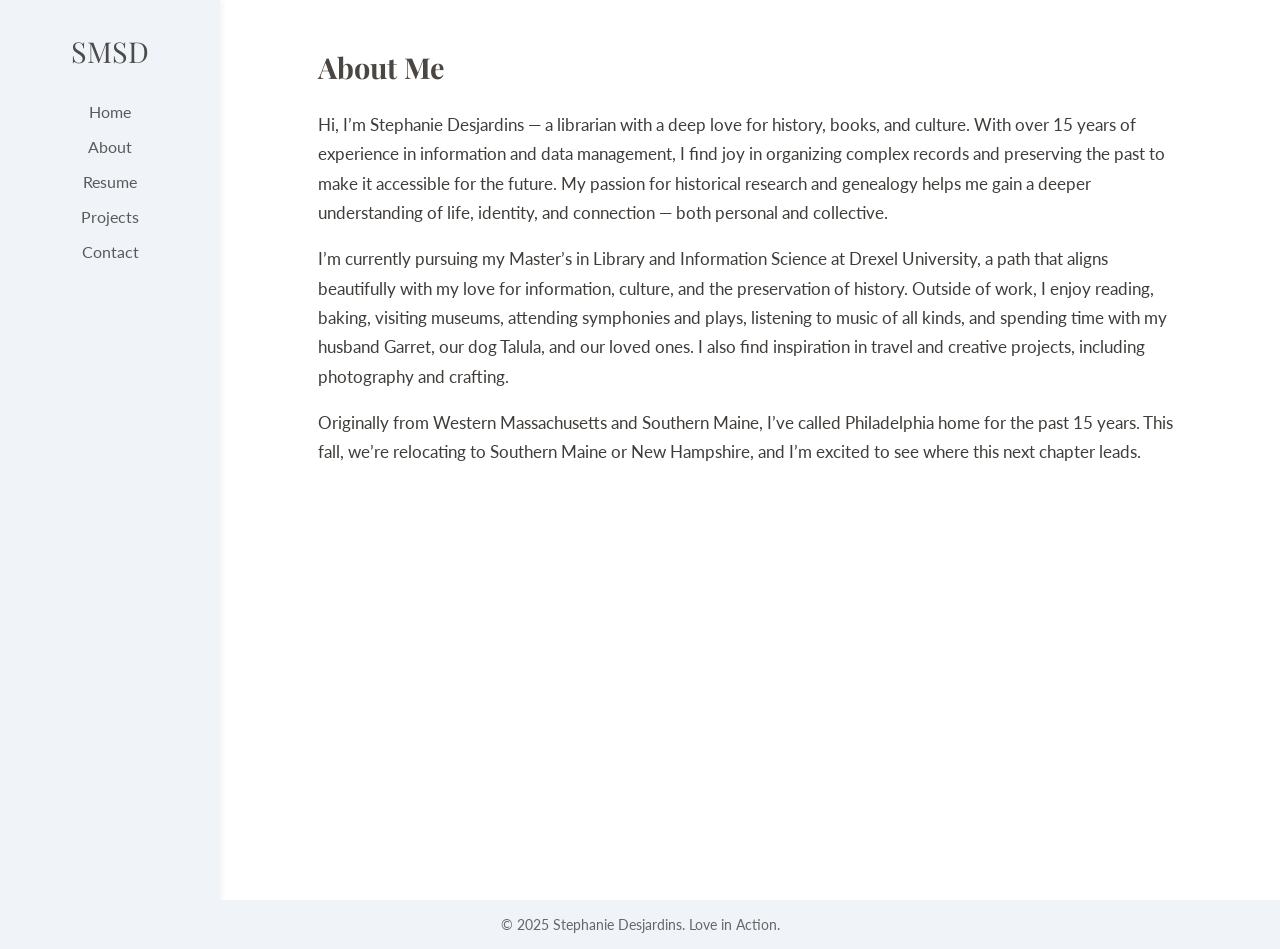
<file: about.html>
<!DOCTYPE html>
<html lang="en">
<head>
  <meta charset="UTF-8" />
  <meta name="viewport" content="width=device-width, initial-scale=1.0" />
  <title>About | SMSD</title>

  <!-- Google Fonts -->
  <link href="https://fonts.googleapis.com/css2?family=Lato:wght@300;400&family=Playfair+Display:wght@600&display=swap" rel="stylesheet">

  <!-- External CSS -->
  <link rel="stylesheet" href="styles.css">
</head>
<body>
  <!-- Main Content Wrapper -->
  <main class="content-wrapper">
    <!-- Sidebar Navigation -->
    <div class="sidebar">
      <div class="logo">SMSD</div>
      <nav>
        <a href="index.html">Home</a>
        <a href="about.html" class="active">About</a>
        <a href="resume.html">Resume</a>
        <a href="projects.html">Projects</a>
        <a href="contact.html">Contact</a>
      </nav>
    </div>

    <!-- Main Content -->
    <div class="container">
      <h2>About Me</h2>

      <p>Hi, I’m Stephanie Desjardins — a librarian with a deep love for history, books, and culture. With over 15 years of experience in information and data management, I find joy in organizing complex records and preserving the past to make it accessible for the future. My passion for historical research and genealogy helps me gain a deeper understanding of life, identity, and connection — both personal and collective.</p>

      <p>I’m currently pursuing my Master’s in Library and Information Science at Drexel University, a path that aligns beautifully with my love for information, culture, and the preservation of history. Outside of work, I enjoy reading, baking, visiting museums, attending symphonies and plays, listening to music of all kinds, and spending time with my husband Garret, our dog Talula, and our loved ones. I also find inspiration in travel and creative projects, including photography and crafting.</p>

      <p>Originally from Western Massachusetts and Southern Maine, I’ve called Philadelphia home for the past 15 years. This fall, we’re relocating to Southern Maine or New Hampshire, and I’m excited to see where this next chapter leads.</p>
    </div>
  </main>

  <!-- Footer -->
  <footer>
    © 2025 Stephanie Desjardins. Love in Action.
  </footer>
</body>
</html>
</file>
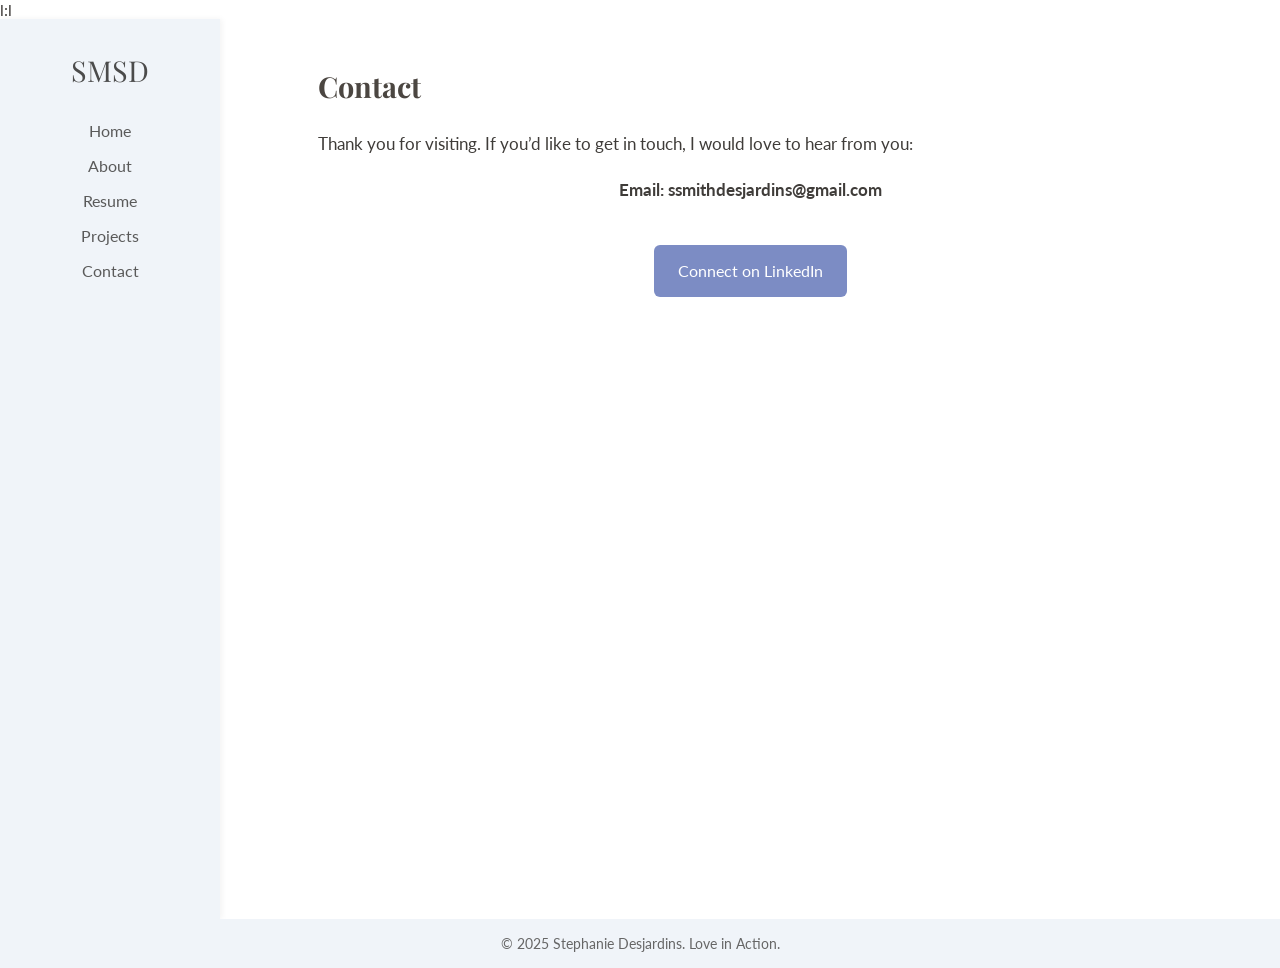
<file: contact.html>
l:l<!DOCTYPE html>
<html lang="en">
<head>
  <meta charset="UTF-8" />
  <meta name="viewport" content="width=device-width, initial-scale=1.0" />
  <title>Contact | SMSD</title>

  <!-- Google Fonts -->
  <link href="https://fonts.googleapis.com/css2?family=Lato:wght@300;400&family=Playfair+Display:wght@600&display=swap" rel="stylesheet">

  <!-- External CSS -->
  <link rel="stylesheet" href="styles.css">
</head>
<body>
  <!-- Content Wrapper -->
  <div class="content-wrapper">
    <!-- Sidebar Navigation -->
    <div class="sidebar">
      <div class="logo">SMSD</div>
      <nav>
        <a href="index.html">Home</a>
        <a href="about.html">About</a>
        <a href="resume.html">Resume</a>
        <a href="projects.html">Projects</a>
        <a href="contact.html" class="active">Contact</a>
      </nav>
    </div>

    <!-- Main Content -->
    <div class="container">
      <h2>Contact</h2>
      <p>Thank you for visiting. If you’d like to get in touch, I would love to hear from you:</p>
      <p style="text-align: center;"><strong>Email: ssmithdesjardins@gmail.com</strong></p>
      <p style="text-align: center;">
        <a href="https://www.linkedin.com/in/stephanie-smith-desjardins-61436921/" target="_blank" class="button" rel="noopener">Connect on LinkedIn</a>
      </p>
    </div>
  </div>

  <!-- Footer -->
  <footer>
    © 2025 Stephanie Desjardins. Love in Action.
  </footer>
</body>
</html>
</file>
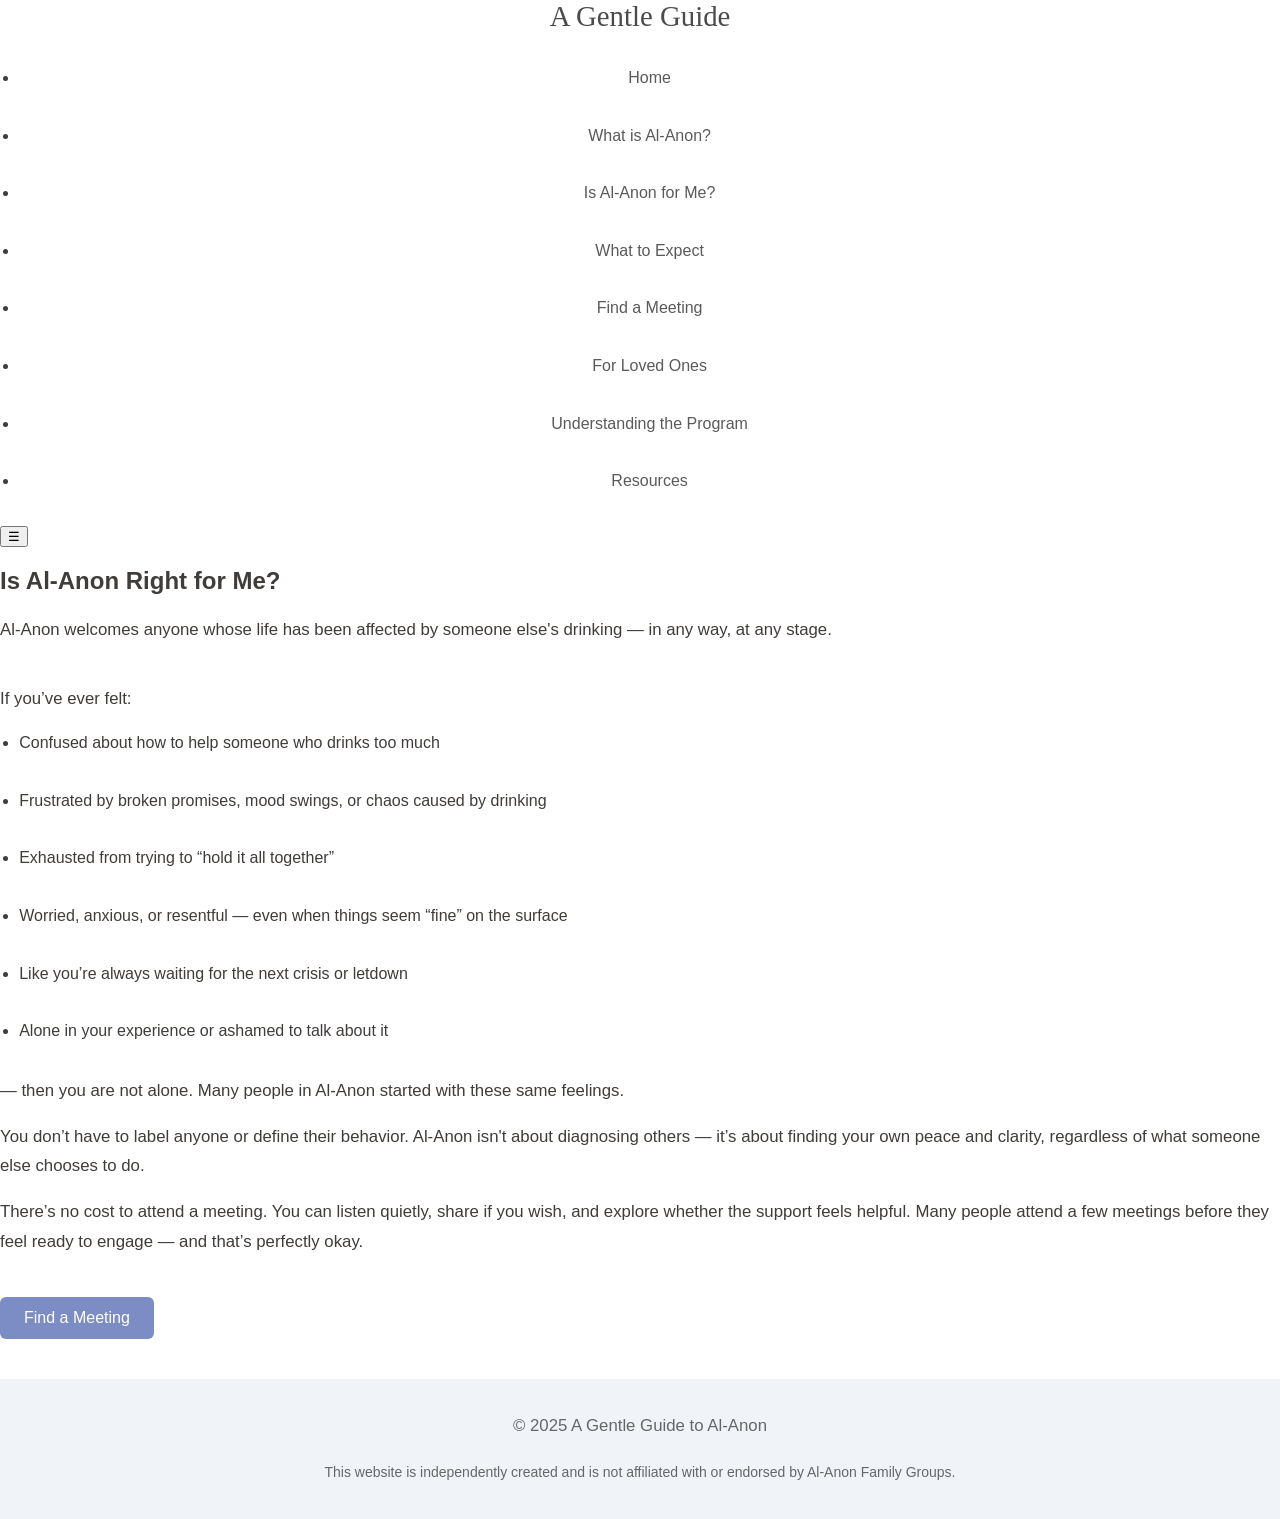
<file: is-alanon-for-me.html>
<!DOCTYPE html>
<html lang="en">
<head>
  <meta charset="UTF-8" />
  <meta name="viewport" content="width=device-width, initial-scale=1.0"/>
  <title>Is Al-Anon for Me? | A Gentle Guide</title>
  <link rel="stylesheet" href="styles.css" />
</head>
<body>
  <header>
    <nav class="navbar">
      <div class="logo">A Gentle Guide</div>
      <ul class="nav-links" id="navLinks">
        <li><a href="index.html">Home</a></li>
        <li><a href="what-is-alanon.html">What is Al-Anon?</a></li>
        <li><a href="is-alanon-for-me.html" class="active">Is Al-Anon for Me?</a></li>
        <li><a href="what-to-expect.html">What to Expect</a></li>
        <li><a href="finding-a-meeting.html">Find a Meeting</a></li>
        <li><a href="for-loved-ones.html">For Loved Ones</a></li>
        <li><a href="understanding-the-program.html">Understanding the Program</a></li>
        <li><a href="resources.html">Resources</a></li>
      </ul>
      <button class="menu-toggle" onclick="toggleMenu()">☰</button>
    </nav>
  </header>

  <main>
    <section class="hero">
      <h1>Is Al-Anon Right for Me?</h1>
      <p>Al-Anon welcomes anyone whose life has been affected by someone else's drinking — in any way, at any stage.</p>
    </section>

    <section class="content">
      <div class="text-block">
        <p>If you’ve ever felt:</p>
        <ul>
          <li>Confused about how to help someone who drinks too much</li>
          <li>Frustrated by broken promises, mood swings, or chaos caused by drinking</li>
          <li>Exhausted from trying to “hold it all together”</li>
          <li>Worried, anxious, or resentful — even when things seem “fine” on the surface</li>
          <li>Like you’re always waiting for the next crisis or letdown</li>
          <li>Alone in your experience or ashamed to talk about it</li>
        </ul>

        <p>— then you are not alone. Many people in Al-Anon started with these same feelings.</p>

        <p>You don’t have to label anyone or define their behavior. Al-Anon isn't about diagnosing others — it’s about finding your own peace and clarity, regardless of what someone else chooses to do.</p>

        <p>There’s no cost to attend a meeting. You can listen quietly, share if you wish, and explore whether the support feels helpful. Many people attend a few meetings before they feel ready to engage — and that’s perfectly okay.</p>

        <a href="finding-a-meeting.html" class="button">Find a Meeting</a>
      </div>
    </section>
  </main>

  <footer>
    <p>&copy; 2025 A Gentle Guide to Al-Anon</p>
    <p><small>This website is independently created and is not affiliated with or endorsed by Al-Anon Family Groups.</small></p>
  </footer>

  <script src="script.js"></script>
</body>
</html>
</file>
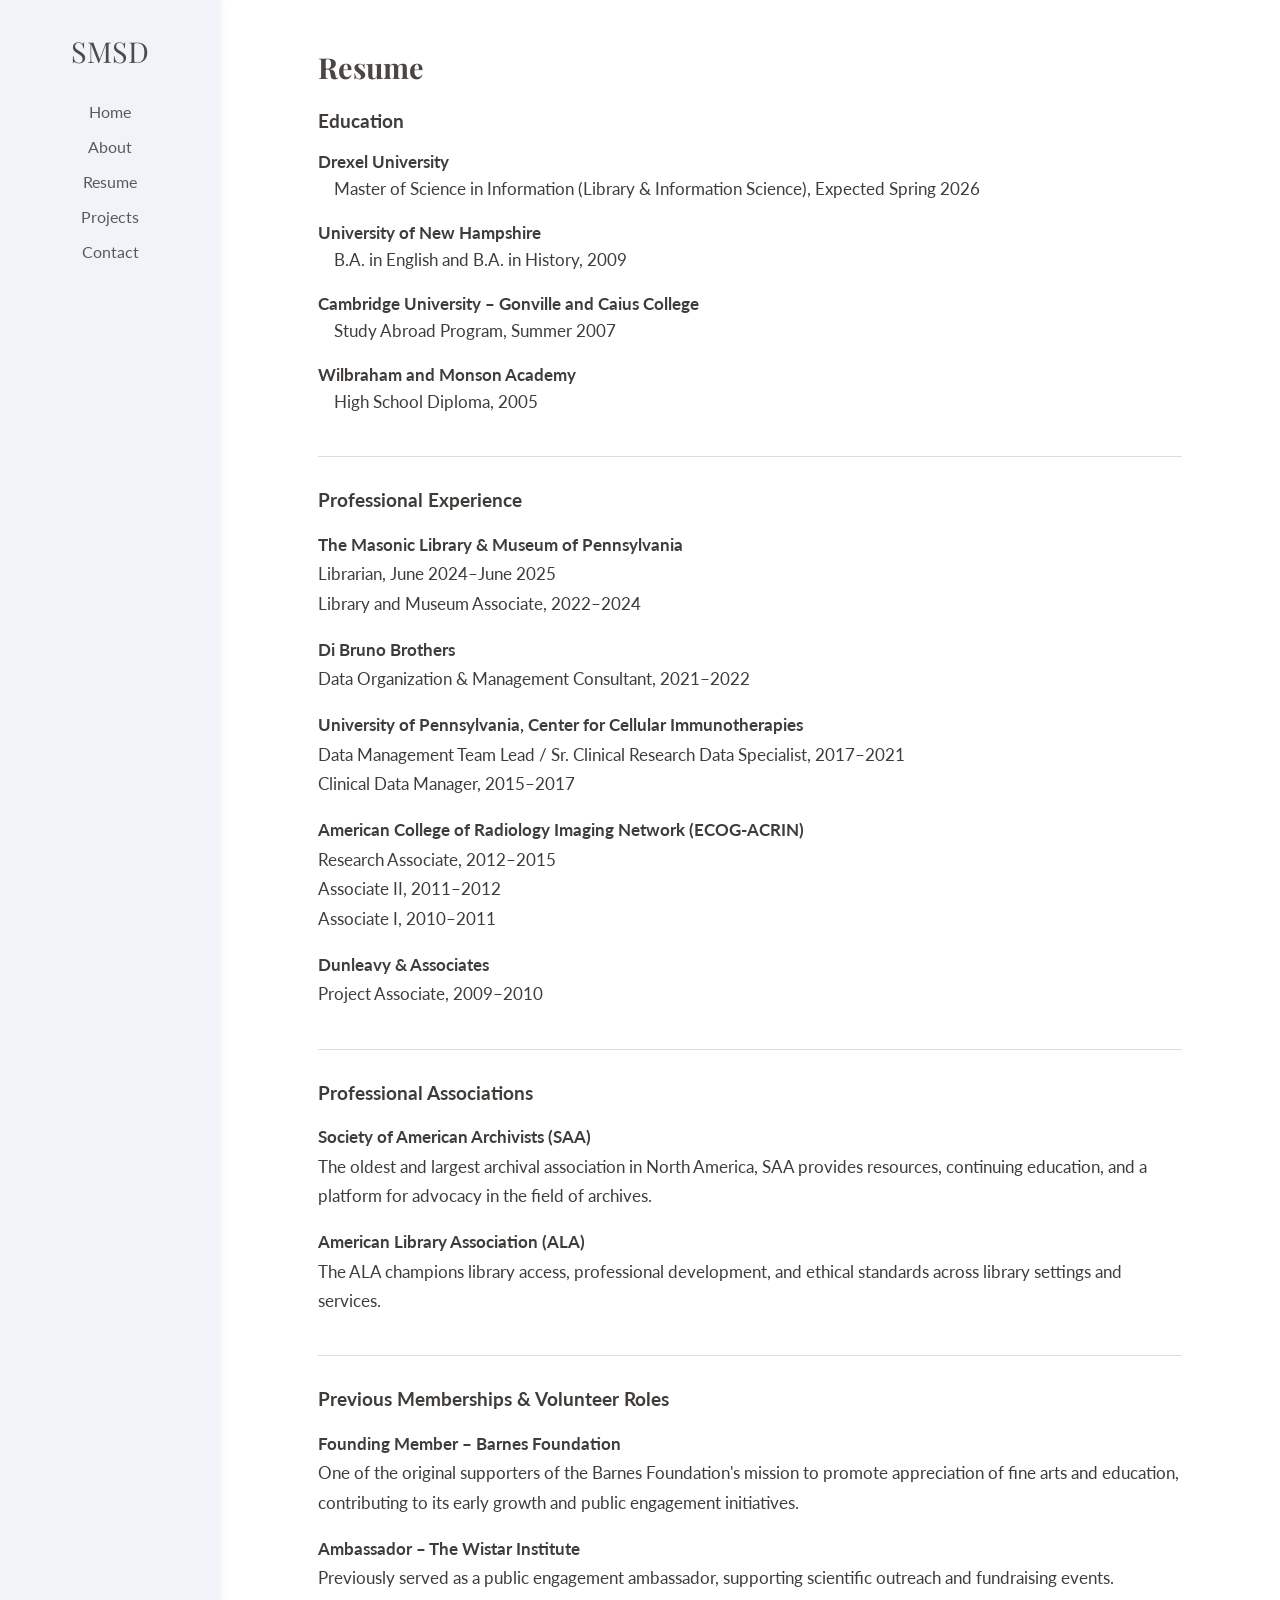
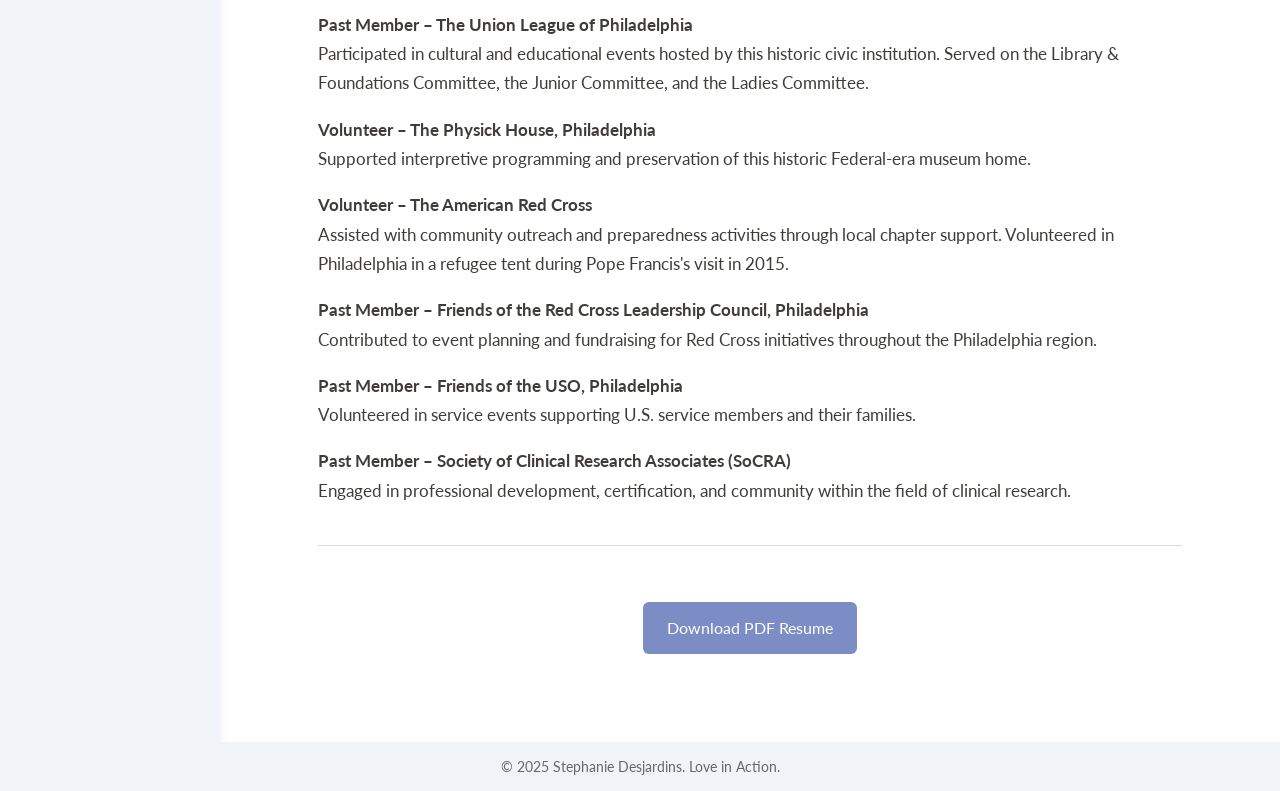
<file: resume.html>
<!DOCTYPE html>
<html lang="en">
<head>
  <meta charset="UTF-8" />
  <meta name="viewport" content="width=device-width, initial-scale=1.0" />
  <title>Resume | SMSD</title>

  <!-- Google Fonts -->
  <link href="https://fonts.googleapis.com/css2?family=Lato:wght@300;400&family=Playfair+Display:wght@600&display=swap" rel="stylesheet">

  <!-- External CSS -->
  <link rel="stylesheet" href="styles.css">
</head>
<body>
  <!-- Content Wrapper -->
  <div class="content-wrapper">
    <!-- Sidebar Navigation -->
    <div class="sidebar">
      <div class="logo">SMSD</div>
      <nav>
        <a href="index.html">Home</a>
        <a href="about.html">About</a>
        <a href="resume.html" class="active">Resume</a>
        <a href="projects.html">Projects</a>
        <a href="contact.html">Contact</a>
      </nav>
    </div>

    <!-- Main Content -->
    <div class="container">
      <h2>Resume</h2>

      <section>
        <h3>Education</h3>
        <dl>
          <dt>Drexel University</dt>
          <dd>Master of Science in Information (Library & Information Science), Expected Spring 2026</dd>

          <dt>University of New Hampshire</dt>
          <dd>B.A. in English and B.A. in History, 2009</dd>

          <dt>Cambridge University – Gonville and Caius College</dt>
          <dd>Study Abroad Program, Summer 2007</dd>

          <dt>Wilbraham and Monson Academy</dt>
          <dd>High School Diploma, 2005</dd>
        </dl>
      </section>

      <hr />

      <section>
        <h3>Professional Experience</h3>
        <div>
          <p><strong>The Masonic Library & Museum of Pennsylvania</strong><br>
          Librarian, June 2024–June 2025<br>
          Library and Museum Associate, 2022–2024</p>

          <p><strong>Di Bruno Brothers</strong><br>
          Data Organization & Management Consultant, 2021–2022</p>

          <p><strong>University of Pennsylvania, Center for Cellular Immunotherapies</strong><br>
          Data Management Team Lead / Sr. Clinical Research Data Specialist, 2017–2021<br>
          Clinical Data Manager, 2015–2017</p>

          <p><strong>American College of Radiology Imaging Network (ECOG-ACRIN)</strong><br>
          Research Associate, 2012–2015<br>
          Associate II, 2011–2012<br>
          Associate I, 2010–2011</p>

          <p><strong>Dunleavy & Associates</strong><br>
          Project Associate, 2009–2010</p>
        </div>
      </section>

      <hr />

      <section>
        <h3>Professional Associations</h3>
        <div>
          <p><strong>Society of American Archivists (SAA)</strong><br>
          The oldest and largest archival association in North America, SAA provides resources, continuing education, and a platform for advocacy in the field of archives.</p>

          <p><strong>American Library Association (ALA)</strong><br>
          The ALA champions library access, professional development, and ethical standards across library settings and services.</p>
        </div>
      </section>

      <hr />

      <section>
        <h3>Previous Memberships & Volunteer Roles</h3>
        <div>
          <p><strong>Founding Member – Barnes Foundation</strong><br>
          One of the original supporters of the Barnes Foundation's mission to promote appreciation of fine arts and education, contributing to its early growth and public engagement initiatives.</p>

          <p><strong>Ambassador – The Wistar Institute</strong><br>
          Previously served as a public engagement ambassador, supporting scientific outreach and fundraising events.</p>

          <p><strong>Past Member – The Union League of Philadelphia</strong><br>
          Participated in cultural and educational events hosted by this historic civic institution. Served on the Library & Foundations Committee, the Junior Committee, and the Ladies Committee.</p>

          <p><strong>Volunteer – The Physick House, Philadelphia</strong><br>
          Supported interpretive programming and preservation of this historic Federal-era museum home.</p>

          <p><strong>Volunteer – The American Red Cross</strong><br>
          Assisted with community outreach and preparedness activities through local chapter support. Volunteered in Philadelphia in a refugee tent during Pope Francis's visit in 2015.</p>

          <p><strong>Past Member – Friends of the Red Cross Leadership Council, Philadelphia</strong><br>
          Contributed to event planning and fundraising for Red Cross initiatives throughout the Philadelphia region.</p>

          <p><strong>Past Member – Friends of the USO, Philadelphia</strong><br>
          Volunteered in service events supporting U.S. service members and their families.</p>

          <p><strong>Past Member – Society of Clinical Research Associates (SoCRA)</strong><br>
          Engaged in professional development, certification, and community within the field of clinical research.</p>
        </div>
      </section>

      <hr />

      <section>
        <p style="text-align: center;">
          <a href="SMSD-Resume.pdf" target="_blank" rel="noopener" class="button">Download PDF Resume</a>
        </p>
      </section>
    </div>
  </div>

  <!-- Footer -->
  <footer>
    © 2025 Stephanie Desjardins. Love in Action.
  </footer>
</body>
</html>
</file>
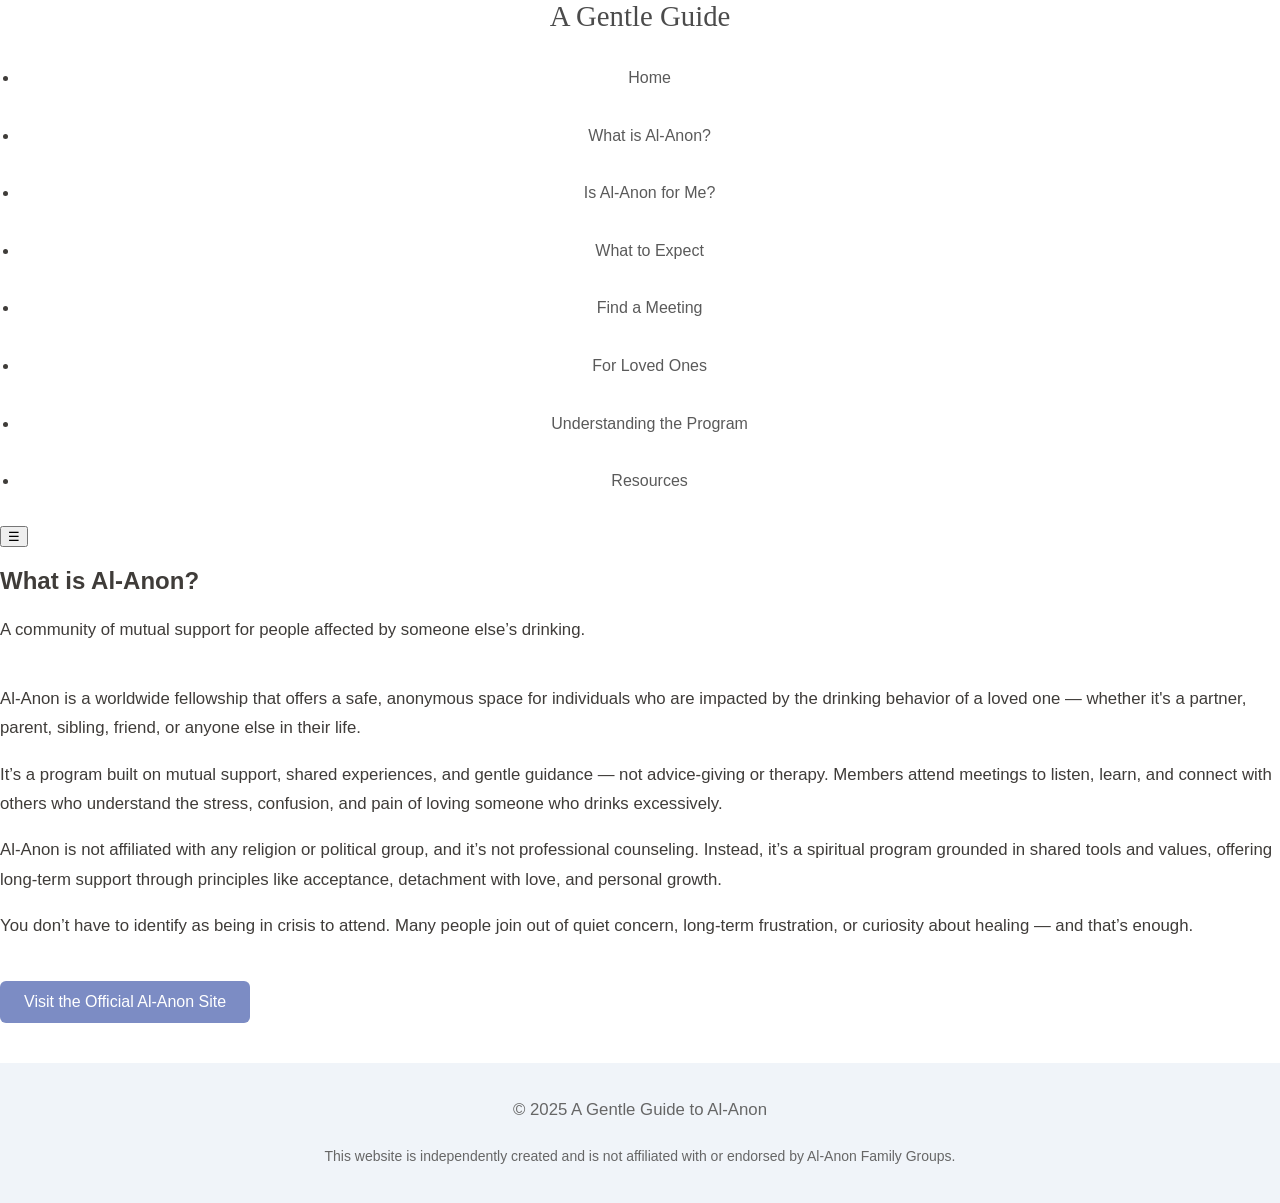
<file: what-is-alanon.html>
<!DOCTYPE html>
<html lang="en">
<head>
  <meta charset="UTF-8" />
  <meta name="viewport" content="width=device-width, initial-scale=1.0"/>
  <title>What is Al-Anon? | A Gentle Guide</title>
  <link rel="stylesheet" href="styles.css" />
</head>
<body>
  <header>
    <nav class="navbar">
      <div class="logo">A Gentle Guide</div>
      <ul class="nav-links" id="navLinks">
        <li><a href="index.html">Home</a></li>
        <li><a href="what-is-alanon.html" class="active">What is Al-Anon?</a></li>
        <li><a href="is-alanon-for-me.html">Is Al-Anon for Me?</a></li>
        <li><a href="what-to-expect.html">What to Expect</a></li>
        <li><a href="finding-a-meeting.html">Find a Meeting</a></li>
        <li><a href="for-loved-ones.html">For Loved Ones</a></li>
        <li><a href="understanding-the-program.html">Understanding the Program</a></li>
        <li><a href="resources.html">Resources</a></li>
      </ul>
      <button class="menu-toggle" onclick="toggleMenu()">☰</button>
    </nav>
  </header>

  <main>
    <section class="hero">
      <h1>What is Al-Anon?</h1>
      <p>A community of mutual support for people affected by someone else’s drinking.</p>
    </section>

    <section class="content">
      <div class="text-block">
        <p>Al-Anon is a worldwide fellowship that offers a safe, anonymous space for individuals who are impacted by the drinking behavior of a loved one — whether it's a partner, parent, sibling, friend, or anyone else in their life.</p>

        <p>It’s a program built on mutual support, shared experiences, and gentle guidance — not advice-giving or therapy. Members attend meetings to listen, learn, and connect with others who understand the stress, confusion, and pain of loving someone who drinks excessively.</p>

        <p>Al-Anon is not affiliated with any religion or political group, and it’s not professional counseling. Instead, it’s a spiritual program grounded in shared tools and values, offering long-term support through principles like acceptance, detachment with love, and personal growth.</p>

        <p>You don’t have to identify as being in crisis to attend. Many people join out of quiet concern, long-term frustration, or curiosity about healing — and that’s enough.</p>

        <a href="https://al-anon.org/what-is-al-anon/" target="_blank" class="button">Visit the Official Al-Anon Site</a>
      </div>
    </section>
  </main>

  <footer>
    <p>&copy; 2025 A Gentle Guide to Al-Anon</p>
    <p><small>This website is independently created and is not affiliated with or endorsed by Al-Anon Family Groups.</small></p>
  </footer>

  <script src="script.js"></script>
</body>
</html>
</file>
<file: styles.css>
/* === Base Styles === */
body {
  margin: 0;
  padding: 0;
  display: flex;
  flex-direction: column;
  min-height: 100vh;
  font-family: 'Lato', sans-serif;
  background-color: #ffffff;
  color: #3f3c39;
}

/* === Layout Wrapper for Sidebar + Content === */
.content-wrapper {
  display: flex;
  flex-grow: 1;
}

/* === Sidebar Styles === */
.sidebar {
  width: 220px;
  background-color: #f0f4f9;
  padding: 2rem 1rem;
  box-shadow: 2px 0 6px rgba(0, 0, 0, 0.05);
}

.logo {
  font-family: 'Playfair Display', serif;
  font-size: 1.8rem;
  margin-bottom: 2rem;
  color: #4b4b4b;
  text-align: center;
}

nav a {
  display: block;
  margin: 1rem 0;
  text-decoration: none;
  color: #5a5a5a;
  font-size: 1rem;
  text-align: center;
  transition: color 0.3s ease;
}

nav a:hover {
  color: #7c8cc4;
}

/* === Main Content Area === */
.container {
  flex-grow: 1;
  padding: 3rem;
  min-height: 100vh;
  max-width: 960px;
  margin-left: auto;
  margin-right: auto;
}

h2 {
  font-family: 'Playfair Display', serif;
  font-size: 1.8rem;
  margin-top: 0;
  color: #4b4641;
}

p {
  line-height: 1.75;
  font-size: 1.05rem;
  margin-top: 1rem;
}

/* === Images === */
.profile-photo {
  width: 100%;
  max-width: 960px;
  height: auto;
  border-radius: 8px;
  margin: 2rem auto;
  display: block;
}

/* === Footer === */
footer {
  width: 100%;
  text-align: center;
  padding: 1rem;
  background-color: #f0f4f9;
  font-size: 0.9rem;
  color: #666;
  margin-top: auto;
}

/* === Mobile Responsiveness === */
@media (max-width: 768px) {
  .content-wrapper {
    flex-direction: column;
  }

  .sidebar {
    width: 100%;
    padding: 1rem;
    box-shadow: none;
  }

  nav {
    display: flex;
    justify-content: space-around;
    flex-wrap: wrap;
  }

  nav a {
    margin: 0.5rem;
    font-size: 1rem;
  }

  .container {
    padding: 2rem 1rem;
  }

  footer {
    position: static;
    margin-top: 2rem;
  }
}

/* === Global Box Sizing Reset === */
*, *::before, *::after {
  box-sizing: border-box;
}

/* === Optional: Smooth Transitions for Images or Links === */
.profile-photo,
nav a {
  transition: all 0.3s ease-in-out;
}

/* === Optional: Slight Hover Zoom on Profile Photo === */
.profile-photo:hover {
  transform: scale(1.02);
}

.photo-credit {
  font-size: 0.9rem;
  color: #777;
  margin-top: 0.5rem;
  text-align: left;
}

.caption {
  display: block;
  font-size: 0.95rem;
  color: #777;
  margin-top: 0.25rem;
  font-style: italic;
}

ul {
  padding-left: 1.2rem;
  margin-top: 1rem;
  margin-bottom: 2rem;
}

ul li {
  margin-bottom: 1rem;
  line-height: 1.6;
}

.button {
  display: inline-block;
  padding: 0.75rem 1.5rem;
  background-color: #7c8cc4;
  color: #fff;
  text-decoration: none;
  border-radius: 6px;
  font-size: 1rem;
  font-weight: 400;
  transition: background-color 0.3s ease, transform 0.2s ease;
  text-align: center;
  margin-top: 1.5rem;
}

.button:hover {
  background-color: #5a6da3;
  transform: translateY(-2px);
}

/* === Definition Lists for Resume === */
dl {
  margin-top: 1rem;
  margin-bottom: 2rem;
}

dl dt {
  font-weight: bold;
  margin-top: 1.2rem;
  font-size: 1.05rem;
}

dl dd {
  margin-left: 1rem;
  margin-top: 0.25rem;
  margin-bottom: 0.75rem;
  font-size: 1.05rem;
  line-height: 1.6;
}

/* === Resume Nested Lists === */
ul > li > ul {
  padding-left: 1rem;
  margin-top: 0.5rem;
  margin-bottom: 1rem;
}

ul > li {
  margin-bottom: 2rem;
}

/* === Optional Section Styling === */
section {
  margin-bottom: 2.5rem;
}

hr {
  border: none;
  border-top: 1px solid #ddd;
  margin: 2rem 0;
}
</file>
